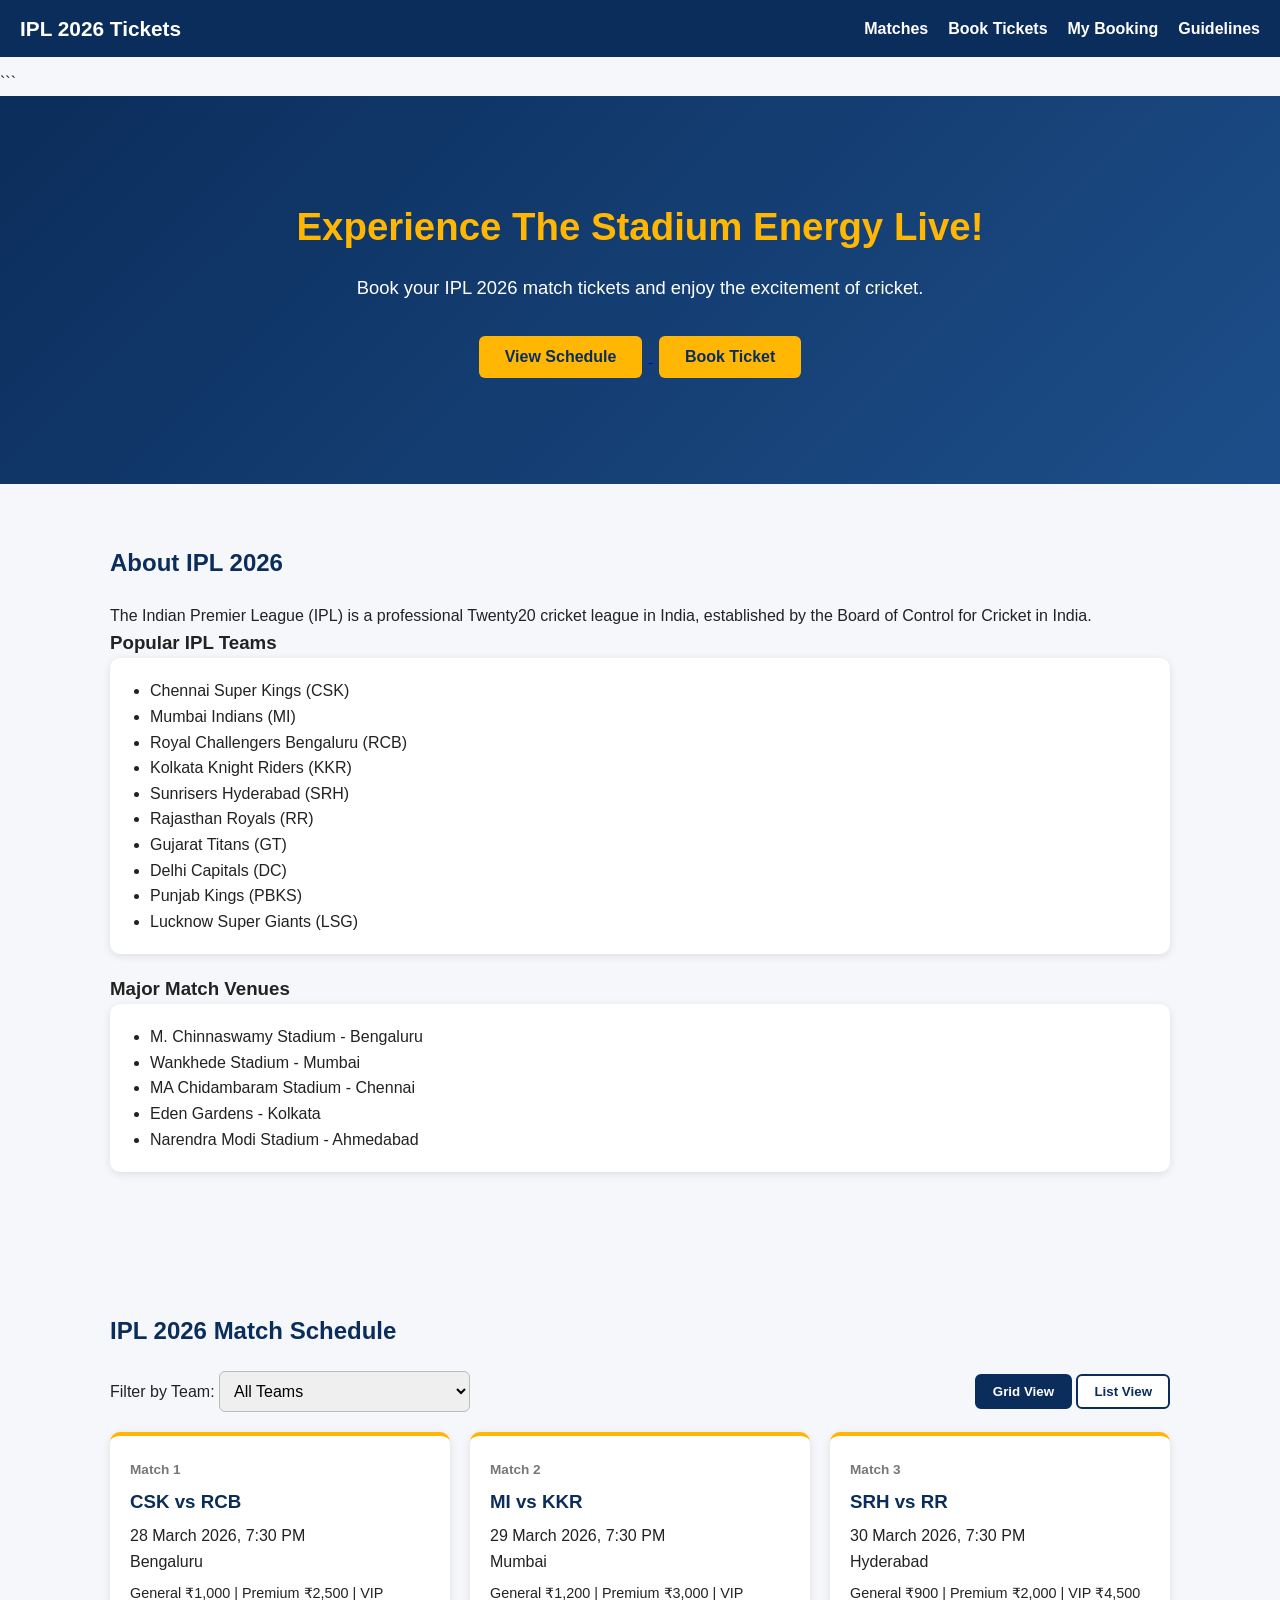
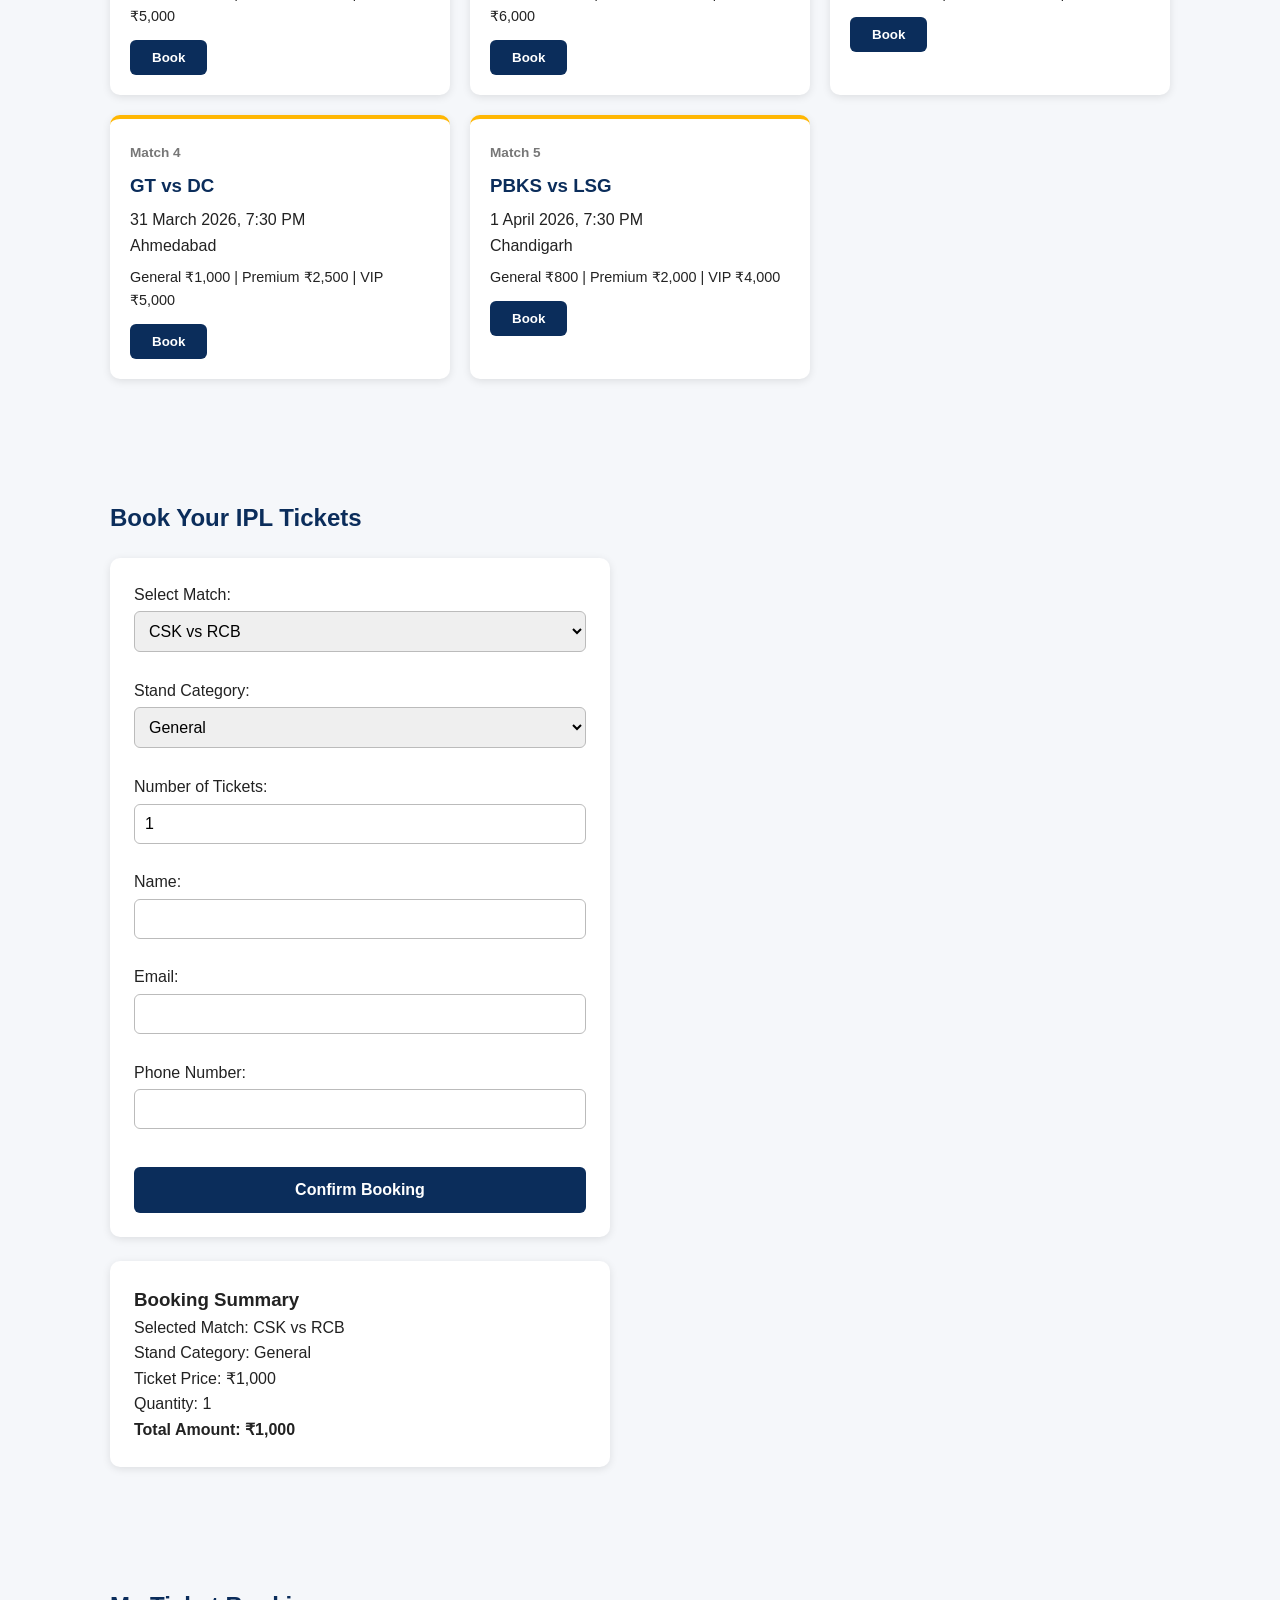
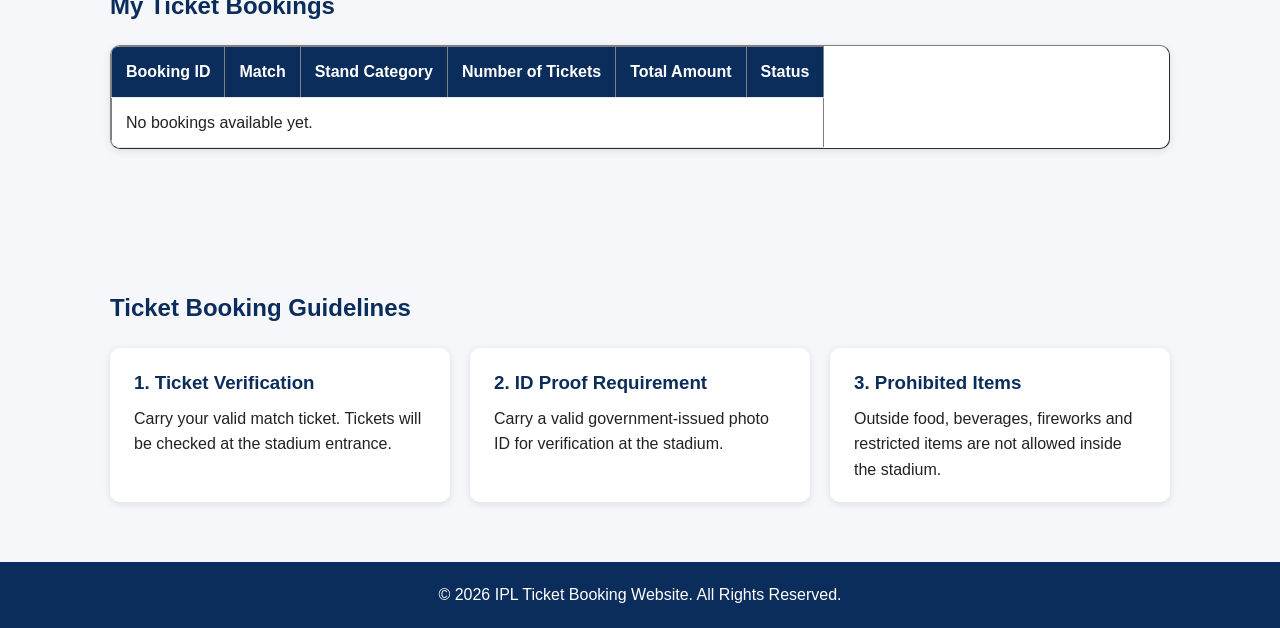
<file: index.html>
<!DOCTYPE html>

<html lang="en">
<head>
    <meta charset="UTF-8">
    <meta name="viewport" content="width=device-width, initial-scale=1.0">
    <title>IPL 2026 Ticket Booking</title>
    <link rel="stylesheet" href="Styles.css">
</head>
<body>

```
<!-- Navigation Bar -->
<header>
    <h1>IPL 2026 Tickets</h1>
    <button class="menu-toggle" id="menu-toggle" aria-label="Toggle navigation menu" aria-expanded="false">&#9776;</button>
    <nav>
        <ul class="nav-links" id="nav-links">
            <li><a href="#matches">Matches</a></li>
            <li><a href="booking.html">Book Tickets</a></li>
            <li><a href="#my-booking">My Booking</a></li>
            <li><a href="#guidelines">Guidelines</a></li>
        </ul>
    </nav>
</header>
<!-- Hero Section -->
<section id="home">
    <h2>Experience The Stadium Energy Live!</h2>
    <p>Book your IPL 2026 match tickets and enjoy the excitement of cricket.</p>

    <a href="#matches">
        <button>View Schedule</button>
    </a>

    <a href="#booking">
        <button>Book Ticket</button>
    </a>
</section>
<!-- About IPL Section -->
<section id="about">
    <h2>About IPL 2026</h2>

    <p>
        The Indian Premier League (IPL) is a professional Twenty20
        cricket league in India, established by the Board of Control
        for Cricket in India.
    </p>

    <h3>Popular IPL Teams</h3>

    <ul>
        <li>Chennai Super Kings (CSK)</li>
        <li>Mumbai Indians (MI)</li>
        <li>Royal Challengers Bengaluru (RCB)</li>
        <li>Kolkata Knight Riders (KKR)</li>
        <li>Sunrisers Hyderabad (SRH)</li>
        <li>Rajasthan Royals (RR)</li>
        <li>Gujarat Titans (GT)</li>
        <li>Delhi Capitals (DC)</li>
        <li>Punjab Kings (PBKS)</li>
        <li>Lucknow Super Giants (LSG)</li>
    </ul>

    <h3>Major Match Venues</h3>

    <ul>
        <li>M. Chinnaswamy Stadium - Bengaluru</li>
        <li>Wankhede Stadium - Mumbai</li>
        <li>MA Chidambaram Stadium - Chennai</li>
        <li>Eden Gardens - Kolkata</li>
        <li>Narendra Modi Stadium - Ahmedabad</li>
    </ul>
</section>
<!-- Match Schedule Section -->
<section id="matches">
    <h2>IPL 2026 Match Schedule</h2>

    <div class="filter-bar">
        <div>
            <label for="team-filter">Filter by Team:</label>
            <select id="team-filter">
                <option value="all">All Teams</option>
                <option value="CSK">Chennai Super Kings</option>
                <option value="MI">Mumbai Indians</option>
                <option value="RCB">Royal Challengers Bengaluru</option>
                <option value="KKR">Kolkata Knight Riders</option>
                <option value="SRH">Sunrisers Hyderabad</option>
                <option value="RR">Rajasthan Royals</option>
                <option value="GT">Gujarat Titans</option>
                <option value="DC">Delhi Capitals</option>
                <option value="PBKS">Punjab Kings</option>
                <option value="LSG">Lucknow Super Giants</option>
            </select>
        </div>
        <div class="view-toggle">
            <button type="button" id="grid-view-btn" class="active">Grid View</button>
            <button type="button" id="list-view-btn">List View</button>
        </div>
    </div>

    <div class="match-grid" id="match-container">
        <article class="match-card" data-teams="CSK RCB" data-match="CSK vs RCB">
            <span class="match-no">Match 1</span>
            <h3>CSK vs RCB</h3>
            <p>28 March 2026, 7:30 PM</p>
            <p>Bengaluru</p>
            <p class="prices">General ₹1,000 | Premium ₹2,500 | VIP ₹5,000</p>
            <a href="#booking"><button type="button">Book</button></a>
        </article>

        <article class="match-card" data-teams="MI KKR" data-match="MI vs KKR">
            <span class="match-no">Match 2</span>
            <h3>MI vs KKR</h3>
            <p>29 March 2026, 7:30 PM</p>
            <p>Mumbai</p>
            <p class="prices">General ₹1,200 | Premium ₹3,000 | VIP ₹6,000</p>
            <a href="#booking"><button type="button">Book</button></a>
        </article>

        <article class="match-card" data-teams="SRH RR" data-match="SRH vs RR">
            <span class="match-no">Match 3</span>
            <h3>SRH vs RR</h3>
            <p>30 March 2026, 7:30 PM</p>
            <p>Hyderabad</p>
            <p class="prices">General ₹900 | Premium ₹2,000 | VIP ₹4,500</p>
            <a href="#booking"><button type="button">Book</button></a>
        </article>

        <article class="match-card" data-teams="GT DC" data-match="GT vs DC">
            <span class="match-no">Match 4</span>
            <h3>GT vs DC</h3>
            <p>31 March 2026, 7:30 PM</p>
            <p>Ahmedabad</p>
            <p class="prices">General ₹1,000 | Premium ₹2,500 | VIP ₹5,000</p>
            <a href="#booking"><button type="button">Book</button></a>
        </article>

        <article class="match-card" data-teams="PBKS LSG" data-match="PBKS vs LSG">
            <span class="match-no">Match 5</span>
            <h3>PBKS vs LSG</h3>
            <p>1 April 2026, 7:30 PM</p>
            <p>Chandigarh</p>
            <p class="prices">General ₹800 | Premium ₹2,000 | VIP ₹4,000</p>
            <a href="#booking"><button type="button">Book</button></a>
        </article>
    </div>

    <p id="no-matches" hidden>No matches found for this team.</p>
</section>
<!-- Ticket Booking Section -->
<section id="booking">
    <h2>Book Your IPL Tickets</h2>

    <form>
        <label for="match">Select Match:</label>
        <select id="match" name="match">
            <option>CSK vs RCB</option>
            <option>MI vs KKR</option>
            <option>SRH vs RR</option>
            <option>GT vs DC</option>
            <option>PBKS vs LSG</option>
        </select>
        <br><br>

        <label for="stand">Stand Category:</label>
        <select id="stand" name="stand">
            <option>General</option>
            <option>Premium</option>
            <option>VIP</option>
        </select>
        <br><br>

        <label for="quantity">Number of Tickets:</label>
        <input type="number" id="quantity" name="quantity" min="1" value="1">
        <br><br>

        <label for="name">Name:</label>
        <input type="text" id="name" name="name">
        <br><br>

        <label for="email">Email:</label>
        <input type="email" id="email" name="email">
        <br><br>

        <label for="phone">Phone Number:</label>
        <input type="tel" id="phone" name="phone">
        <br><br>

        <button type="submit">Confirm Booking</button>
    </form>

    <!-- Booking Summary -->
<div>
    <h3>Booking Summary</h3>
    <p>Selected Match: <span id="summary-match">-</span></p>
    <p>Stand Category: <span id="summary-stand">-</span></p>
    <p>Ticket Price: <span id="summary-price">-</span></p>
    <p>Quantity: <span id="summary-qty">-</span></p>
    <p><strong>Total Amount: <span id="summary-total">-</span></strong></p>
</div>
</section>
<!-- My Ticket Bookings Section -->
<section id="my-booking">
    <h2>My Ticket Bookings</h2>

    <table border="1">
        <tr>
            <th>Booking ID</th>
            <th>Match</th>
            <th>Stand Category</th>
            <th>Number of Tickets</th>
            <th>Total Amount</th>
            <th>Status</th>
        </tr>

        <tr>
            <td colspan="6">No bookings available yet.</td>
        </tr>
    </table>
</section>
<!-- Guidelines Section -->
<section id="guidelines">
    <h2>Ticket Booking Guidelines</h2>
    <div class="guidelines-grid">
        <div>
            <h3>1. Ticket Verification</h3>
            <p>Carry your valid match ticket. Tickets will be checked at the stadium entrance.</p>
        </div>
        <div>
            <h3>2. ID Proof Requirement</h3>
            <p>Carry a valid government-issued photo ID for verification at the stadium.</p>
        </div>
        <div>
            <h3>3. Prohibited Items</h3>
            <p>Outside food, beverages, fireworks and restricted items are not allowed inside the stadium.</p>
        </div>
    </div>
</section>
<!-- Footer Section -->
<footer>
    <p>&copy; 2026 IPL Ticket Booking Website. All Rights Reserved.</p>
</footer>
<script src="app.js"></script>
</body>
</html>
</file>
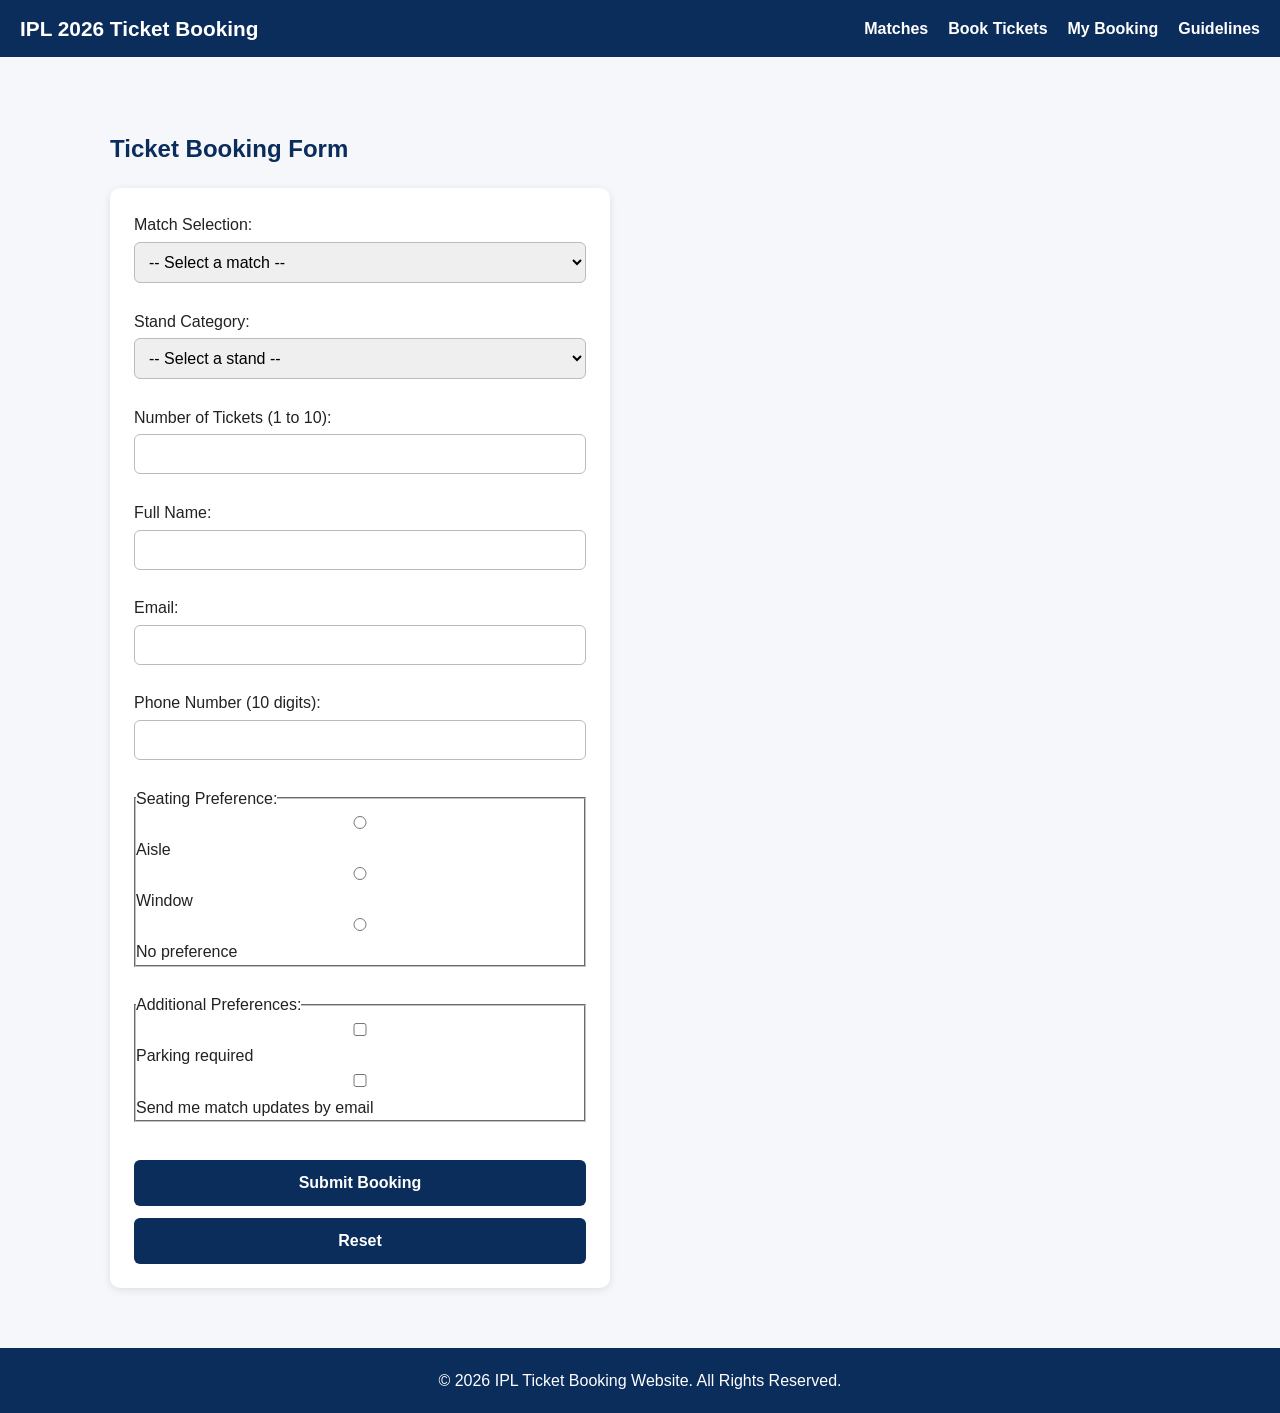
<file: booking.html>
<!DOCTYPE html>
<html lang="en">
<head>
    <meta charset="UTF-8">
    <meta name="viewport" content="width=device-width, initial-scale=1.0">
    <title>Book Tickets - IPL 2026</title>
    <link rel="stylesheet" href="Styles.css">
</head>
<body>

    <header>
        <h1>IPL 2026 Ticket Booking</h1>
        <nav>
            <ul>
                <li><a href="index.html#matches">Matches</a></li>
                <li><a href="booking.html">Book Tickets</a></li>
                <li><a href="index.html#my-booking">My Booking</a></li>
                <li><a href="index.html#guidelines">Guidelines</a></li>
            </ul>
        </nav>
    </header>

    <section id="booking-form">
        <h2>Ticket Booking Form</h2>

        <form action="#" method="post">

            <label for="match">Match Selection:</label>
            <select id="match" name="match" required>
                <option value="">-- Select a match --</option>
                <option value="CSK vs RCB">1. CSK vs RCB (Bengaluru)</option>
                <option value="MI vs KKR">2. MI vs KKR (Mumbai)</option>
                <option value="SRH vs RR">3. SRH vs RR (Hyderabad)</option>
                <option value="GT vs DC">4. GT vs DC (Ahmedabad)</option>
                <option value="PBKS vs LSG">5. PBKS vs LSG (Chandigarh)</option>
            </select>
            <br><br>

            <label for="stand">Stand Category:</label>
            <select id="stand" name="stand" required>
                <option value="">-- Select a stand --</option>
                <option value="General">General (Rs. 1,000)</option>
                <option value="Premium">Premium (Rs. 2,500)</option>
                <option value="VIP">VIP (Rs. 5,000)</option>
            </select>
            <br><br>

            <label for="quantity">Number of Tickets (1 to 10):</label>
            <input type="number" id="quantity" name="quantity" min="1" max="10" required>
            <br><br>

            <label for="name">Full Name:</label>
            <input type="text" id="name" name="name" minlength="3" maxlength="50" required>
            <br><br>

            <label for="email">Email:</label>
            <input type="email" id="email" name="email" maxlength="80" required>
            <br><br>

            <label for="phone">Phone Number (10 digits):</label>
            <input type="tel" id="phone" name="phone" pattern="[0-9]{10}" title="Enter exactly 10 digits" required>
            <br><br>

            <fieldset>
                <legend>Seating Preference:</legend>
                <label><input type="radio" name="seating" value="Aisle" required> Aisle</label>
                <label><input type="radio" name="seating" value="Window"> Window</label>
                <label><input type="radio" name="seating" value="No preference"> No preference</label>
            </fieldset>
            <br>

            <fieldset>
                <legend>Additional Preferences:</legend>
                <label><input type="checkbox" name="pref" value="Parking"> Parking required</label><br>
                <label><input type="checkbox" name="pref" value="Newsletter"> Send me match updates by email</label>
            </fieldset>
            <br>

            <button type="submit">Submit Booking</button>
            <button type="reset">Reset</button>
        </form>
    </section>

    <footer>
        <p>&copy; 2026 IPL Ticket Booking Website. All Rights Reserved.</p>
    </footer>

</body>
</html>
</file>
<file: Styles.css>
/* ===== Theme Variables ===== */
:root {
    --primary: #0b2d5b;     /* dark blue */
    --accent: #ffb703;      /* gold */
    --background: #f5f7fa;  /* light grey page background */
    --text: #222222;        /* main text colour */
    --white: #ffffff;
    --shadow: 0 2px 8px rgba(0, 0, 0, 0.1);
    --radius: 10px;
}

/* ===== Base ===== */
* {
    box-sizing: border-box;
    margin: 0;
    padding: 0;
}

body {
    font-family: Arial, Helvetica, sans-serif;
    line-height: 1.6;
    color: var(--text);
    background: var(--background);
    padding-top: 70px; /* space for fixed header */
}

section {
    max-width: 1100px;
    margin: 0 auto;
    padding: 60px 20px;
}

h2 {
    color: var(--primary);
    margin-bottom: 20px;
}

/* ===== Navigation (fixed header) ===== */
header {
    position: fixed;
    top: 0;
    left: 0;
    width: 100%;
    z-index: 100;
    background: var(--primary);
    padding: 12px 20px;
    display: flex;                    /* Flexbox: logo left, nav right */
    justify-content: space-between;
    align-items: center;
    flex-wrap: wrap;
}

header h1 {
    color: var(--white);
    font-size: 1.3rem;
}

header nav ul {
    list-style: none;
    display: flex;
    gap: 20px;
    flex-wrap: wrap;
}

header nav a {
    color: var(--white);
    text-decoration: none;
    font-weight: bold;
}

header nav a:hover {
    color: var(--accent);
}

.menu-toggle {
    display: none;
    background: transparent;
    color: var(--white);
    border: 2px solid var(--white);
    border-radius: 6px;
    font-size: 1.4rem;
    padding: 2px 12px;
    cursor: pointer;
}

/* ===== Hero / Banner ===== */
#home {
    background: linear-gradient(135deg, var(--primary), #1d4e89);
    color: var(--white);
    text-align: center;
    max-width: none;
    padding: 100px 20px;
}

#home h2 {
    color: var(--accent);
    font-size: 2.4rem;
    margin-bottom: 16px;
}

#home p {
    font-size: 1.15rem;
    margin-bottom: 28px;
}

#home button {
    background: var(--accent);
    color: var(--primary);
    border: none;
    padding: 12px 26px;
    margin: 6px;
    border-radius: 6px;
    font-weight: bold;
    font-size: 1rem;
    cursor: pointer;
}

#home button:hover {
    opacity: 0.85;
}

/* ===== About section cards ===== */
#about ul {
    background: var(--white);
    border-radius: var(--radius);
    box-shadow: var(--shadow);
    padding: 20px 24px 20px 40px;
    margin-bottom: 20px;
}

/* ===== Tables ===== */
table {
    width: 100%;
    border-collapse: collapse;
    background: var(--white);
    border-radius: var(--radius);
    box-shadow: var(--shadow);
    overflow: hidden;
    margin-bottom: 20px;
}

th, td {
    padding: 12px 14px;
    text-align: left;
    border-bottom: 1px solid #e5e7eb;
}

th {
    background: var(--primary);
    color: var(--white);
}

tr:hover td {
    background: #f0f6ff;
}

#matches table,
#my-booking table {
    display: block;
    overflow-x: auto;
}

/* ===== Guidelines cards ===== */


/* ===== Forms ===== */
form {
    background: var(--white);
    padding: 24px;
    border-radius: var(--radius);
    box-shadow: var(--shadow);
    max-width: 500px;
}

input, select {
    width: 100%;
    padding: 10px;
    border: 1px solid #bbb;
    border-radius: 6px;
    font-size: 1rem;
    margin-top: 4px;
}

form button {
    width: 100%;
    background: var(--primary);
    color: var(--white);
    border: none;
    padding: 14px;
    border-radius: 6px;
    font-size: 1rem;
    font-weight: bold;
    cursor: pointer;
    margin-top: 12px;
}

/* ===== Booking summary ===== */
#booking > div {
    background: var(--white);
    padding: 24px;
    border-radius: var(--radius);
    box-shadow: var(--shadow);
    margin-top: 24px;
    max-width: 500px;
}

/* ===== Footer ===== */
footer {
    background: var(--primary);
    color: var(--white);
    text-align: center;
    padding: 20px;
}

/* ===== Toast notifications ===== */
#toast-container {
    position: fixed;
    bottom: 20px;
    right: 20px;
    z-index: 200;
}

.toast {
    background: var(--primary);
    color: var(--white);
    padding: 14px 20px;
    margin-top: 10px;
    border-left: 5px solid var(--accent);
    border-radius: 6px;
    box-shadow: var(--shadow);
    opacity: 0;
    transform: translateY(20px);
    transition: opacity 0.3s, transform 0.3s;
}

.toast.show {
    opacity: 1;
    transform: translateY(0);
}

.toast-error {
    border-left-color: #d62828;
}

#booking {
    scroll-margin-top: 80px;
}
/* ===== Filter bar and view toggle ===== */
.filter-bar {
    display: flex;
    flex-wrap: wrap;
    gap: 12px;
    align-items: center;
    justify-content: space-between;
    margin-bottom: 20px;
}

.filter-bar select {
    width: auto;
    min-width: 200px;
    margin-top: 0;
}

.view-toggle button {
    background: var(--white);
    color: var(--primary);
    border: 2px solid var(--primary);
    padding: 8px 16px;
    border-radius: 6px;
    font-weight: bold;
    cursor: pointer;
}

.view-toggle button.active {
    background: var(--primary);
    color: var(--white);
}

/* ===== Match cards (CSS Grid) ===== */
.match-grid {
    display: grid;
    grid-template-columns: repeat(3, 1fr);
    gap: 20px;
}

.match-grid.list-view {
    grid-template-columns: 1fr;
}

.match-card {
    background: var(--white);
    border-radius: var(--radius);
    box-shadow: var(--shadow);
    padding: 20px;
    border-top: 4px solid var(--accent);
}

.match-card.hidden {
    display: none;
}

.match-card h3 {
    color: var(--primary);
    margin: 6px 0;
}

.match-no {
    font-size: 0.85rem;
    font-weight: bold;
    color: #777;
}

.prices {
    font-size: 0.9rem;
    margin: 8px 0 12px;
}

.match-card button {
    background: var(--primary);
    color: var(--white);
    border: none;
    padding: 10px 22px;
    border-radius: 6px;
    font-weight: bold;
    cursor: pointer;
}

.match-card button:hover {
    background: #1d4e89;
}

.match-grid.list-view .match-card {
    display: flex;
    flex-wrap: wrap;
    align-items: center;
    justify-content: space-between;
    gap: 12px;
}

/* ===== Guidelines (3-column grid) ===== */
.guidelines-grid {
    display: grid;
    grid-template-columns: repeat(3, 1fr);
    gap: 20px;
}

.guidelines-grid > div {
    background: var(--white);
    border-radius: var(--radius);
    box-shadow: var(--shadow);
    padding: 20px 24px;
}

.guidelines-grid h3 {
    color: var(--primary);
    margin-bottom: 8px;
}

/* ===== Media queries ===== */
@media (max-width: 992px) {
    .match-grid {
        grid-template-columns: repeat(2, 1fr);
    }
}

@media (max-width: 768px) {
    body {
        padding-top: 64px;
    }

    .match-grid,
    .guidelines-grid {
        grid-template-columns: 1fr;
    }

    .menu-toggle {
        display: block;
    }

    header nav {
        width: 100%;
    }

    .nav-links {
        display: none;
        flex-direction: column;
        gap: 0;
        margin-top: 10px;
    }

    .nav-links.open {
        display: flex;
    }

    .nav-links a {
        display: block;
        padding: 10px 0;
        border-top: 1px solid rgba(255, 255, 255, 0.25);
    }

    #home h2 {
        font-size: 1.8rem;
    }

    .filter-bar {
        flex-direction: column;
        align-items: stretch;
    }
}
</file>
